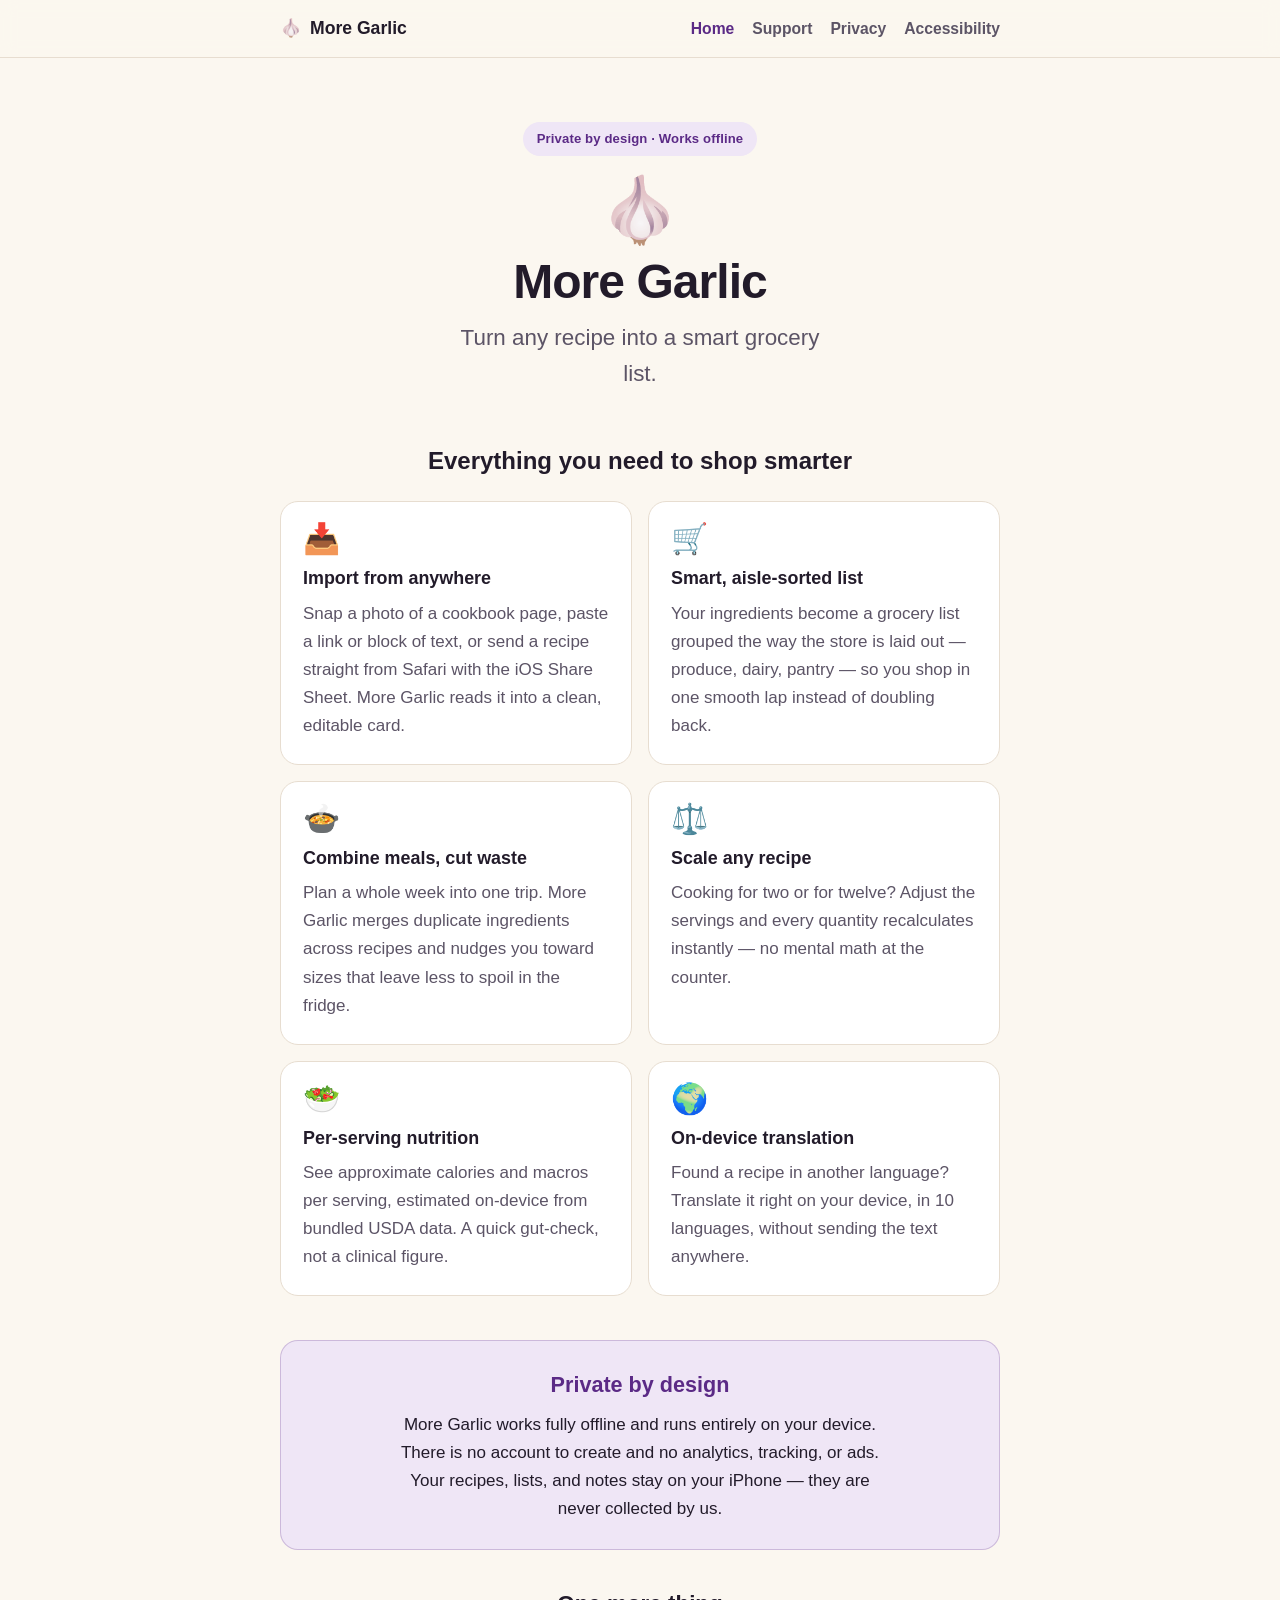
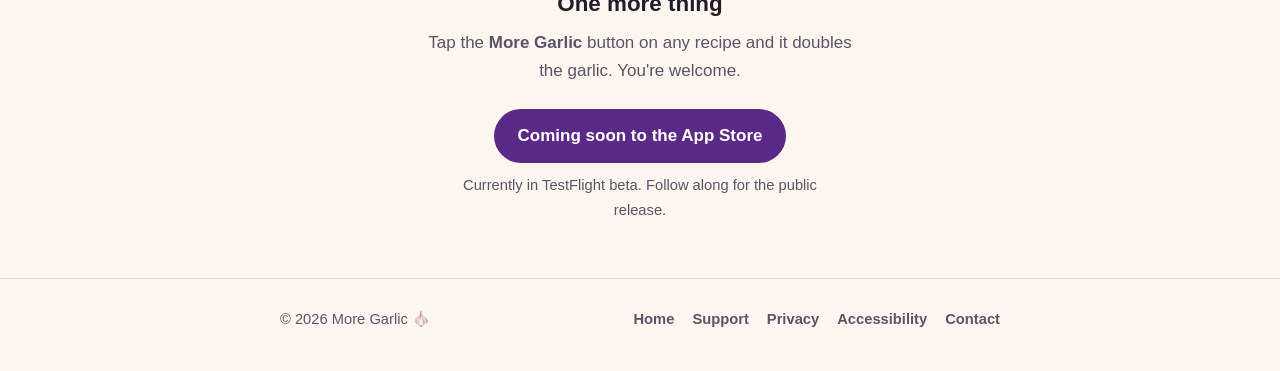
<file: index.html>
<!doctype html>
<html lang="en">
<head>
<meta charset="utf-8">
<meta name="viewport" content="width=device-width, initial-scale=1">
<title>More Garlic 🧄 — Turn any recipe into a smart grocery list</title>
<meta name="description" content="More Garlic turns any recipe — photo, link, or paste — into editable cards and a smart, aisle-sorted, waste-minimizing grocery list. Fully offline, on-device, no account.">
<link rel="stylesheet" href="style.css">
</head>
<body>
<a class="skip" href="#main">Skip to content</a>

<header class="site-header">
  <div class="wrap">
    <a class="brand" href="index.html"><span aria-hidden="true">🧄</span> More Garlic</a>
    <nav class="nav" aria-label="Primary">
      <a href="index.html" aria-current="page">Home</a>
      <a href="support.html">Support</a>
      <a href="privacy.html">Privacy</a>
      <a href="accessibility.html">Accessibility</a>
    </nav>
  </div>
</header>

<main id="main">
  <div class="wrap">

    <section class="hero">
      <span class="chip">Private by design · Works offline</span>
      <span class="garlic" aria-hidden="true">🧄</span>
      <h1>More Garlic</h1>
      <p class="tagline">Turn any recipe into a smart grocery list.</p>
    </section>

    <section aria-labelledby="what-it-does">
      <h2 id="what-it-does" class="section-title">Everything you need to shop smarter</h2>
      <div class="features">

        <article class="feature">
          <span class="ico" aria-hidden="true">📥</span>
          <h3>Import from anywhere</h3>
          <p>Snap a photo of a cookbook page, paste a link or block of text, or send a recipe straight from Safari with the iOS Share Sheet. More Garlic reads it into a clean, editable card.</p>
        </article>

        <article class="feature">
          <span class="ico" aria-hidden="true">🛒</span>
          <h3>Smart, aisle-sorted list</h3>
          <p>Your ingredients become a grocery list grouped the way the store is laid out — produce, dairy, pantry — so you shop in one smooth lap instead of doubling back.</p>
        </article>

        <article class="feature">
          <span class="ico" aria-hidden="true">🍲</span>
          <h3>Combine meals, cut waste</h3>
          <p>Plan a whole week into one trip. More Garlic merges duplicate ingredients across recipes and nudges you toward sizes that leave less to spoil in the fridge.</p>
        </article>

        <article class="feature">
          <span class="ico" aria-hidden="true">⚖️</span>
          <h3>Scale any recipe</h3>
          <p>Cooking for two or for twelve? Adjust the servings and every quantity recalculates instantly — no mental math at the counter.</p>
        </article>

        <article class="feature">
          <span class="ico" aria-hidden="true">🥗</span>
          <h3>Per-serving nutrition</h3>
          <p>See approximate calories and macros per serving, estimated on-device from bundled USDA data. A quick gut-check, not a clinical figure.</p>
        </article>

        <article class="feature">
          <span class="ico" aria-hidden="true">🌍</span>
          <h3>On-device translation</h3>
          <p>Found a recipe in another language? Translate it right on your device, in 10 languages, without sending the text anywhere.</p>
        </article>

      </div>
    </section>

    <section class="callout" aria-labelledby="private">
      <h2 id="private">Private by design</h2>
      <p>More Garlic works fully offline and runs entirely on your device. There is no account to create and no analytics, tracking, or ads. Your recipes, lists, and notes stay on your iPhone — they are never collected by us.</p>
    </section>

    <section class="closer">
      <h2>One more thing</h2>
      <p>Tap the <strong>More Garlic</strong> button on any recipe and it doubles the garlic. You're welcome.</p>
      <div class="cta-row">
        <span class="btn" aria-hidden="false">Coming soon to the App Store</span>
      </div>
      <p class="note">Currently in TestFlight beta. Follow along for the public release.</p>
    </section>

  </div>
</main>

<footer class="site-footer">
  <div class="wrap">
    <span>© 2026 More Garlic 🧄</span>
    <nav aria-label="Footer">
      <a href="index.html">Home</a>
      <a href="support.html">Support</a>
      <a href="privacy.html">Privacy</a>
      <a href="accessibility.html">Accessibility</a>
      <a href="mailto:info@psychosonicconsulting.com">Contact</a>
    </nav>
  </div>
</footer>

</body>
</html>
</file>
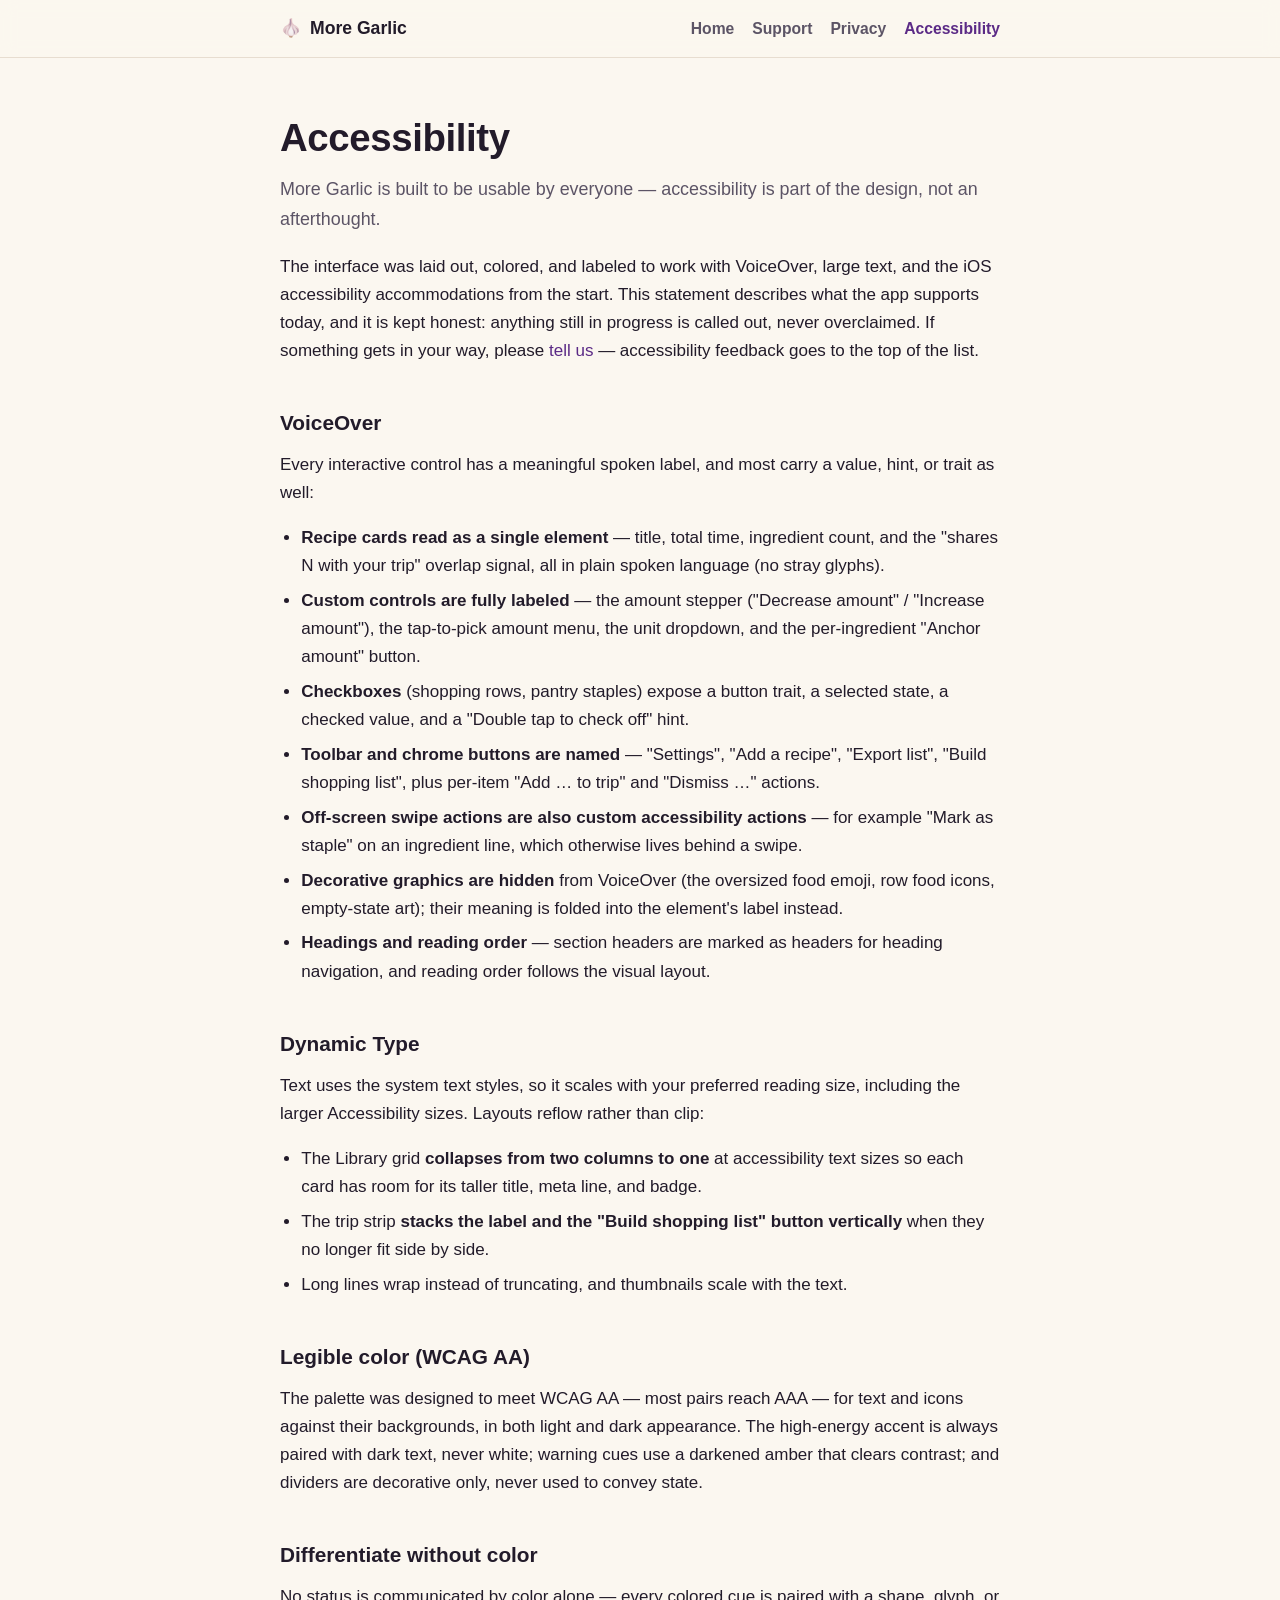
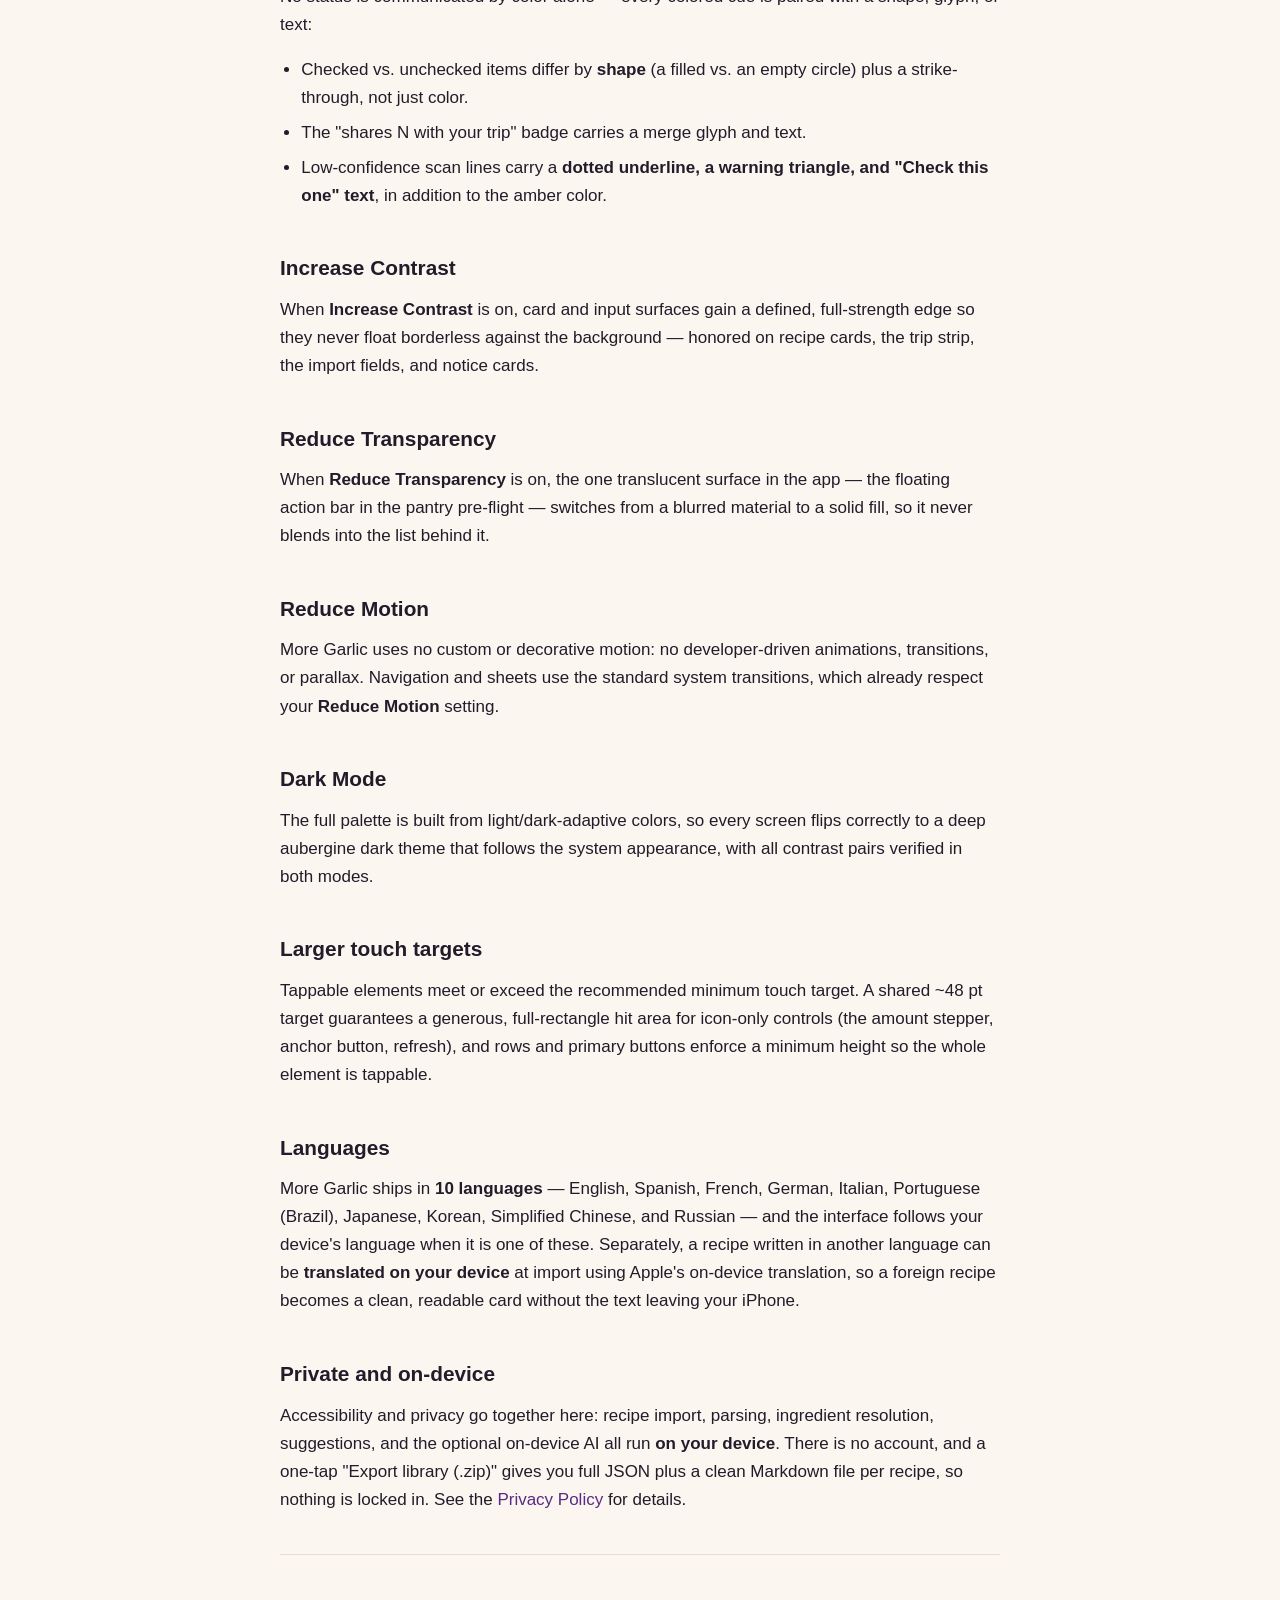
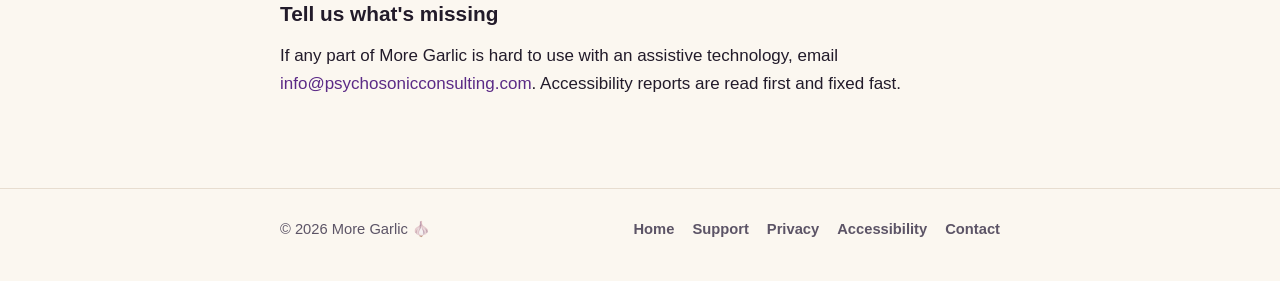
<file: accessibility.html>
<!doctype html>
<html lang="en">
<head>
<meta charset="utf-8">
<meta name="viewport" content="width=device-width, initial-scale=1">
<title>More Garlic 🧄 — Accessibility</title>
<meta name="description" content="More Garlic accessibility statement: VoiceOver, Dynamic Type, WCAG-AA color, differentiate-without-color, Increase Contrast, Reduce Transparency, Reduce Motion, Dark Mode, large touch targets, 10 languages, and fully on-device privacy.">
<link rel="stylesheet" href="style.css">
</head>
<body>
<a class="skip" href="#main">Skip to content</a>

<header class="site-header">
  <div class="wrap">
    <a class="brand" href="index.html"><span aria-hidden="true">🧄</span> More Garlic</a>
    <nav class="nav" aria-label="Primary">
      <a href="index.html">Home</a>
      <a href="support.html">Support</a>
      <a href="privacy.html">Privacy</a>
      <a href="accessibility.html" aria-current="page">Accessibility</a>
    </nav>
  </div>
</header>

<main id="main">
  <div class="wrap content">

    <div class="page-head">
      <h1>Accessibility</h1>
      <p class="lede">More Garlic is built to be usable by everyone — accessibility is part of the
      design, not an afterthought.</p>
    </div>

    <p>The interface was laid out, colored, and labeled to work with VoiceOver, large text, and the
    iOS accessibility accommodations from the start. This statement describes what the app supports
    today, and it is kept honest: anything still in progress is called out, never overclaimed. If
    something gets in your way, please <a href="#contact">tell us</a> — accessibility feedback goes to
    the top of the list.</p>

    <h2>VoiceOver</h2>
    <p>Every interactive control has a meaningful spoken label, and most carry a value, hint, or trait
    as well:</p>
    <ul>
      <li><strong>Recipe cards read as a single element</strong> — title, total time, ingredient
      count, and the "shares N with your trip" overlap signal, all in plain spoken language (no stray
      glyphs).</li>
      <li><strong>Custom controls are fully labeled</strong> — the amount stepper ("Decrease amount" /
      "Increase amount"), the tap-to-pick amount menu, the unit dropdown, and the per-ingredient
      "Anchor amount" button.</li>
      <li><strong>Checkboxes</strong> (shopping rows, pantry staples) expose a button trait, a
      selected state, a checked value, and a "Double tap to check off" hint.</li>
      <li><strong>Toolbar and chrome buttons are named</strong> — "Settings", "Add a recipe", "Export
      list", "Build shopping list", plus per-item "Add … to trip" and "Dismiss …" actions.</li>
      <li><strong>Off-screen swipe actions are also custom accessibility actions</strong> — for
      example "Mark as staple" on an ingredient line, which otherwise lives behind a swipe.</li>
      <li><strong>Decorative graphics are hidden</strong> from VoiceOver (the oversized food emoji,
      row food icons, empty-state art); their meaning is folded into the element's label instead.</li>
      <li><strong>Headings and reading order</strong> — section headers are marked as headers for
      heading navigation, and reading order follows the visual layout.</li>
    </ul>

    <h2>Dynamic Type</h2>
    <p>Text uses the system text styles, so it scales with your preferred reading size, including the
    larger Accessibility sizes. Layouts reflow rather than clip:</p>
    <ul>
      <li>The Library grid <strong>collapses from two columns to one</strong> at accessibility text
      sizes so each card has room for its taller title, meta line, and badge.</li>
      <li>The trip strip <strong>stacks the label and the "Build shopping list" button vertically</strong>
      when they no longer fit side by side.</li>
      <li>Long lines wrap instead of truncating, and thumbnails scale with the text.</li>
    </ul>

    <h2>Legible color (WCAG AA)</h2>
    <p>The palette was designed to meet WCAG AA — most pairs reach AAA — for text and icons against
    their backgrounds, in both light and dark appearance. The high-energy accent is always paired with
    dark text, never white; warning cues use a darkened amber that clears contrast; and dividers are
    decorative only, never used to convey state.</p>

    <h2>Differentiate without color</h2>
    <p>No status is communicated by color alone — every colored cue is paired with a shape, glyph, or
    text:</p>
    <ul>
      <li>Checked vs. unchecked items differ by <strong>shape</strong> (a filled vs. an empty circle)
      plus a strike-through, not just color.</li>
      <li>The "shares N with your trip" badge carries a merge glyph and text.</li>
      <li>Low-confidence scan lines carry a <strong>dotted underline, a warning triangle, and
      "Check this one" text</strong>, in addition to the amber color.</li>
    </ul>

    <h2>Increase Contrast</h2>
    <p>When <strong>Increase Contrast</strong> is on, card and input surfaces gain a defined,
    full-strength edge so they never float borderless against the background — honored on recipe
    cards, the trip strip, the import fields, and notice cards.</p>

    <h2>Reduce Transparency</h2>
    <p>When <strong>Reduce Transparency</strong> is on, the one translucent surface in the app — the
    floating action bar in the pantry pre-flight — switches from a blurred material to a solid fill, so
    it never blends into the list behind it.</p>

    <h2>Reduce Motion</h2>
    <p>More Garlic uses no custom or decorative motion: no developer-driven animations, transitions, or
    parallax. Navigation and sheets use the standard system transitions, which already respect your
    <strong>Reduce Motion</strong> setting.</p>

    <h2>Dark Mode</h2>
    <p>The full palette is built from light/dark-adaptive colors, so every screen flips correctly to a
    deep aubergine dark theme that follows the system appearance, with all contrast pairs verified in
    both modes.</p>

    <h2>Larger touch targets</h2>
    <p>Tappable elements meet or exceed the recommended minimum touch target. A shared ~48&nbsp;pt
    target guarantees a generous, full-rectangle hit area for icon-only controls (the amount stepper,
    anchor button, refresh), and rows and primary buttons enforce a minimum height so the whole element
    is tappable.</p>

    <h2>Languages</h2>
    <p>More Garlic ships in <strong>10 languages</strong> — English, Spanish, French, German, Italian,
    Portuguese (Brazil), Japanese, Korean, Simplified Chinese, and Russian — and the interface follows
    your device's language when it is one of these. Separately, a recipe written in another language
    can be <strong>translated on your device</strong> at import using Apple's on-device translation, so
    a foreign recipe becomes a clean, readable card without the text leaving your iPhone.</p>

    <h2>Private and on-device</h2>
    <p>Accessibility and privacy go together here: recipe import, parsing, ingredient resolution,
    suggestions, and the optional on-device AI all run <strong>on your device</strong>. There is no
    account, and a one-tap "Export library (.zip)" gives you full JSON plus a clean Markdown file per
    recipe, so nothing is locked in. See the <a href="privacy.html">Privacy Policy</a> for details.</p>

    <hr>

    <h2 id="contact">Tell us what's missing</h2>
    <p>If any part of More Garlic is hard to use with an assistive technology, email
    <a href="mailto:info@psychosonicconsulting.com">info@psychosonicconsulting.com</a>. Accessibility
    reports are read first and fixed fast.</p>

  </div>
</main>

<footer class="site-footer">
  <div class="wrap">
    <span>© 2026 More Garlic 🧄</span>
    <nav aria-label="Footer">
      <a href="index.html">Home</a>
      <a href="support.html">Support</a>
      <a href="privacy.html">Privacy</a>
      <a href="accessibility.html">Accessibility</a>
      <a href="mailto:info@psychosonicconsulting.com">Contact</a>
    </nav>
  </div>
</footer>

</body>
</html>
</file>
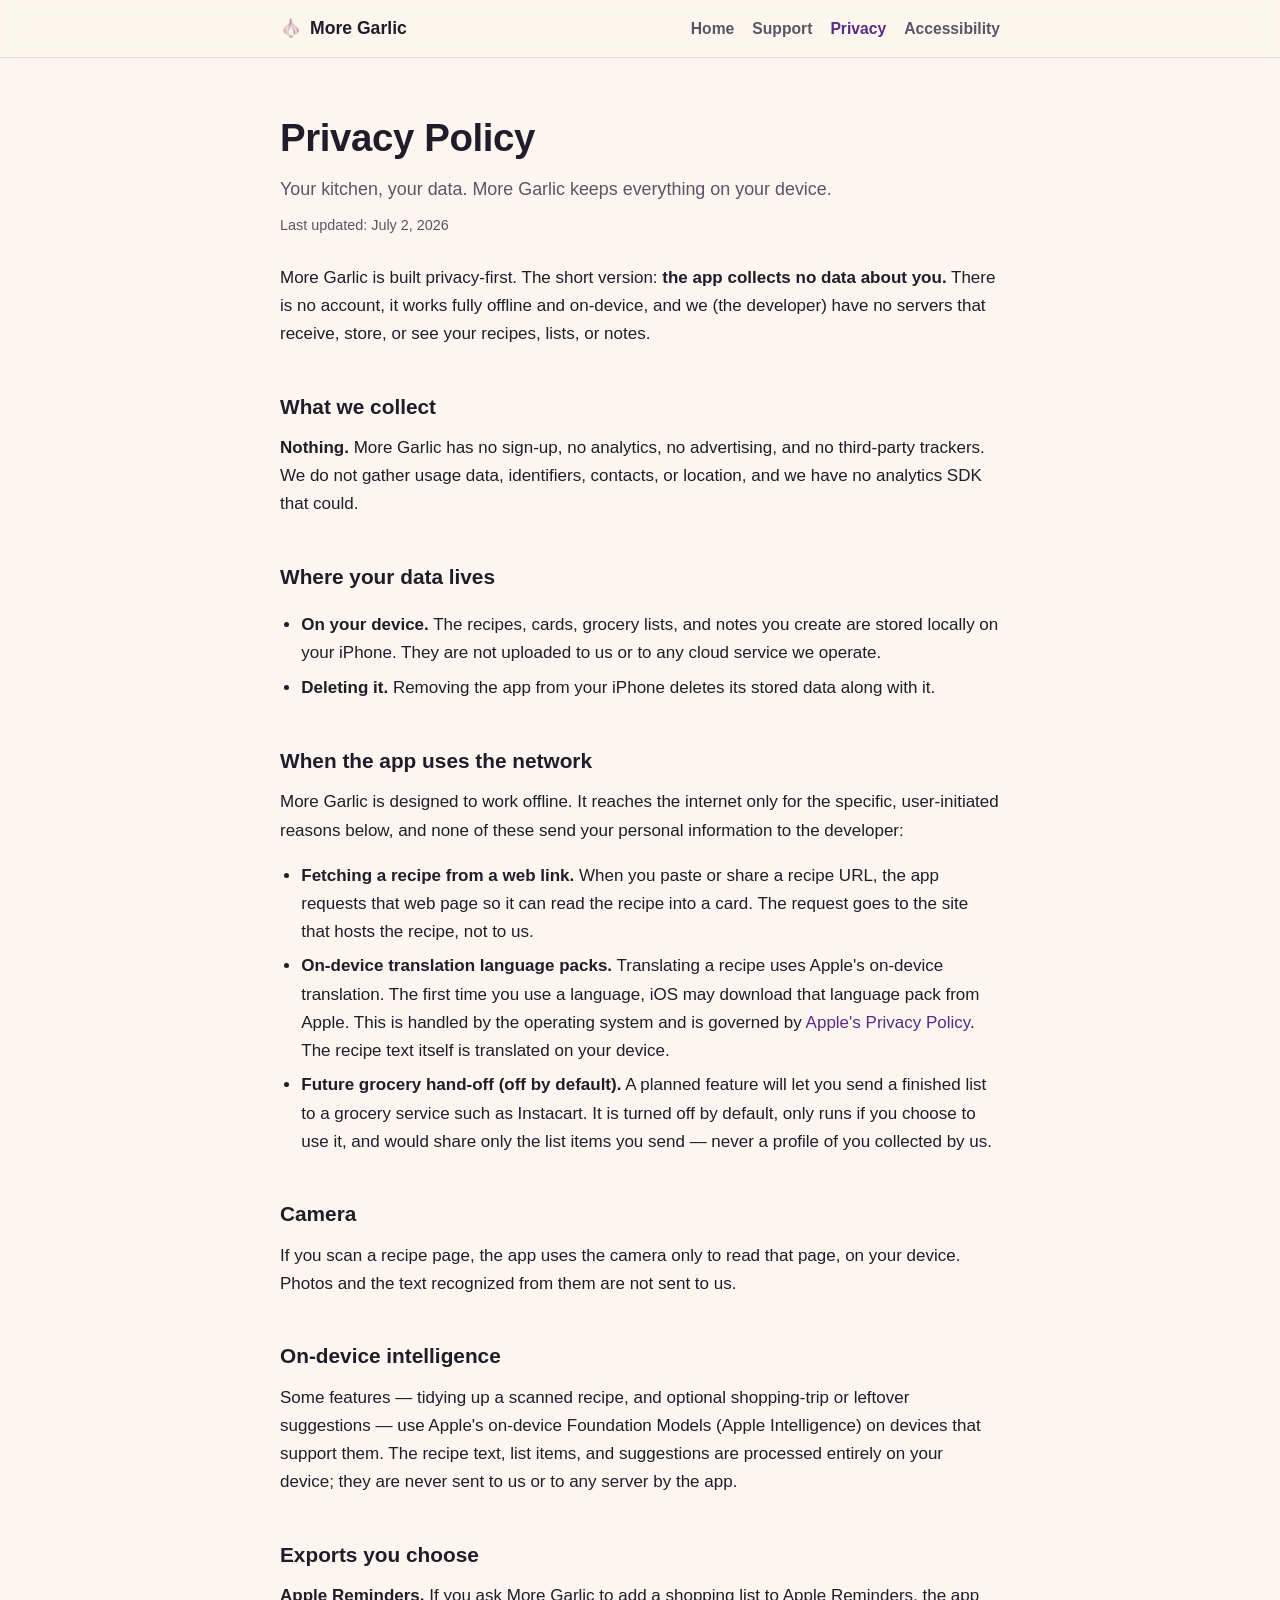
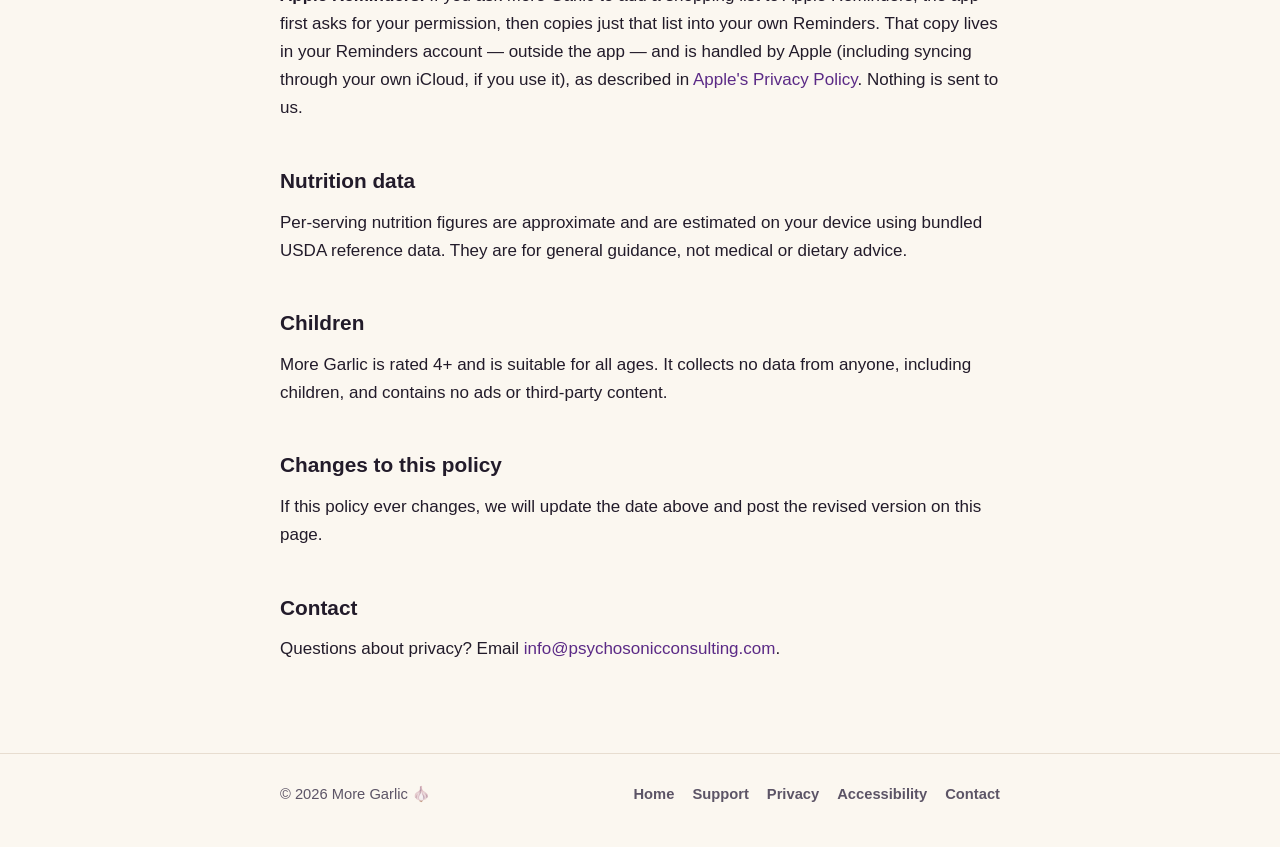
<file: privacy.html>
<!doctype html>
<html lang="en">
<head>
<meta charset="utf-8">
<meta name="viewport" content="width=device-width, initial-scale=1">
<title>More Garlic 🧄 — Privacy Policy</title>
<meta name="description" content="More Garlic Privacy Policy. No account, no analytics, no tracking, no ads, no data collected. Your recipes and lists stay on your device.">
<link rel="stylesheet" href="style.css">
</head>
<body>
<a class="skip" href="#main">Skip to content</a>

<header class="site-header">
  <div class="wrap">
    <a class="brand" href="index.html"><span aria-hidden="true">🧄</span> More Garlic</a>
    <nav class="nav" aria-label="Primary">
      <a href="index.html">Home</a>
      <a href="support.html">Support</a>
      <a href="privacy.html" aria-current="page">Privacy</a>
      <a href="accessibility.html">Accessibility</a>
    </nav>
  </div>
</header>

<main id="main">
  <div class="wrap content">

    <div class="page-head">
      <h1>Privacy Policy</h1>
      <p class="lede">Your kitchen, your data. More Garlic keeps everything on your device.</p>
      <p class="updated">Last updated: July 2, 2026</p>
    </div>

    <p>More Garlic is built privacy-first. The short version: <strong>the app collects no data
    about you.</strong> There is no account, it works fully offline and on-device, and we (the
    developer) have no servers that receive, store, or see your recipes, lists, or notes.</p>

    <h2>What we collect</h2>
    <p><strong>Nothing.</strong> More Garlic has no sign-up, no analytics, no advertising, and no
    third-party trackers. We do not gather usage data, identifiers, contacts, or location, and we
    have no analytics SDK that could.</p>

    <h2>Where your data lives</h2>
    <ul>
      <li><strong>On your device.</strong> The recipes, cards, grocery lists, and notes you create
      are stored locally on your iPhone. They are not uploaded to us or to any cloud service we
      operate.</li>
      <li><strong>Deleting it.</strong> Removing the app from your iPhone deletes its stored data
      along with it.</li>
    </ul>

    <h2>When the app uses the network</h2>
    <p>More Garlic is designed to work offline. It reaches the internet only for the specific,
    user-initiated reasons below, and none of these send your personal information to the
    developer:</p>
    <ul>
      <li><strong>Fetching a recipe from a web link.</strong> When you paste or share a recipe URL,
      the app requests that web page so it can read the recipe into a card. The request goes to the
      site that hosts the recipe, not to us.</li>
      <li><strong>On-device translation language packs.</strong> Translating a recipe uses Apple's
      on-device translation. The first time you use a language, iOS may download that language pack
      from Apple. This is handled by the operating system and is governed by
      <a href="https://www.apple.com/legal/privacy/">Apple's Privacy Policy</a>. The recipe text
      itself is translated on your device.</li>
      <li><strong>Future grocery hand-off (off by default).</strong> A planned feature will let you
      send a finished list to a grocery service such as Instacart. It is turned off by default, only
      runs if you choose to use it, and would share only the list items you send — never a profile of
      you collected by us.</li>
    </ul>

    <h2>Camera</h2>
    <p>If you scan a recipe page, the app uses the camera only to read that page, on your device.
    Photos and the text recognized from them are not sent to us.</p>

    <h2>On-device intelligence</h2>
    <p>Some features — tidying up a scanned recipe, and optional shopping-trip or leftover
    suggestions — use Apple's on-device Foundation Models (Apple Intelligence) on devices that
    support them. The recipe text, list items, and suggestions are processed entirely on your
    device; they are never sent to us or to any server by the app.</p>

    <h2>Exports you choose</h2>
    <p><strong>Apple Reminders.</strong> If you ask More Garlic to add a shopping list to Apple
    Reminders, the app first asks for your permission, then copies just that list into your own
    Reminders. That copy lives in your Reminders account — outside the app — and is handled by
    Apple (including syncing through your own iCloud, if you use it), as described in
    <a href="https://www.apple.com/legal/privacy/">Apple's Privacy Policy</a>. Nothing is sent
    to us.</p>

    <h2>Nutrition data</h2>
    <p>Per-serving nutrition figures are approximate and are estimated on your device using bundled
    USDA reference data. They are for general guidance, not medical or dietary advice.</p>

    <h2>Children</h2>
    <p>More Garlic is rated 4+ and is suitable for all ages. It collects no data from anyone,
    including children, and contains no ads or third-party content.</p>

    <h2>Changes to this policy</h2>
    <p>If this policy ever changes, we will update the date above and post the revised version on
    this page.</p>

    <h2>Contact</h2>
    <p>Questions about privacy? Email
    <a href="mailto:info@psychosonicconsulting.com">info@psychosonicconsulting.com</a>.</p>

  </div>
</main>

<footer class="site-footer">
  <div class="wrap">
    <span>© 2026 More Garlic 🧄</span>
    <nav aria-label="Footer">
      <a href="index.html">Home</a>
      <a href="support.html">Support</a>
      <a href="privacy.html">Privacy</a>
      <a href="accessibility.html">Accessibility</a>
      <a href="mailto:info@psychosonicconsulting.com">Contact</a>
    </nav>
  </div>
</footer>

</body>
</html>
</file>
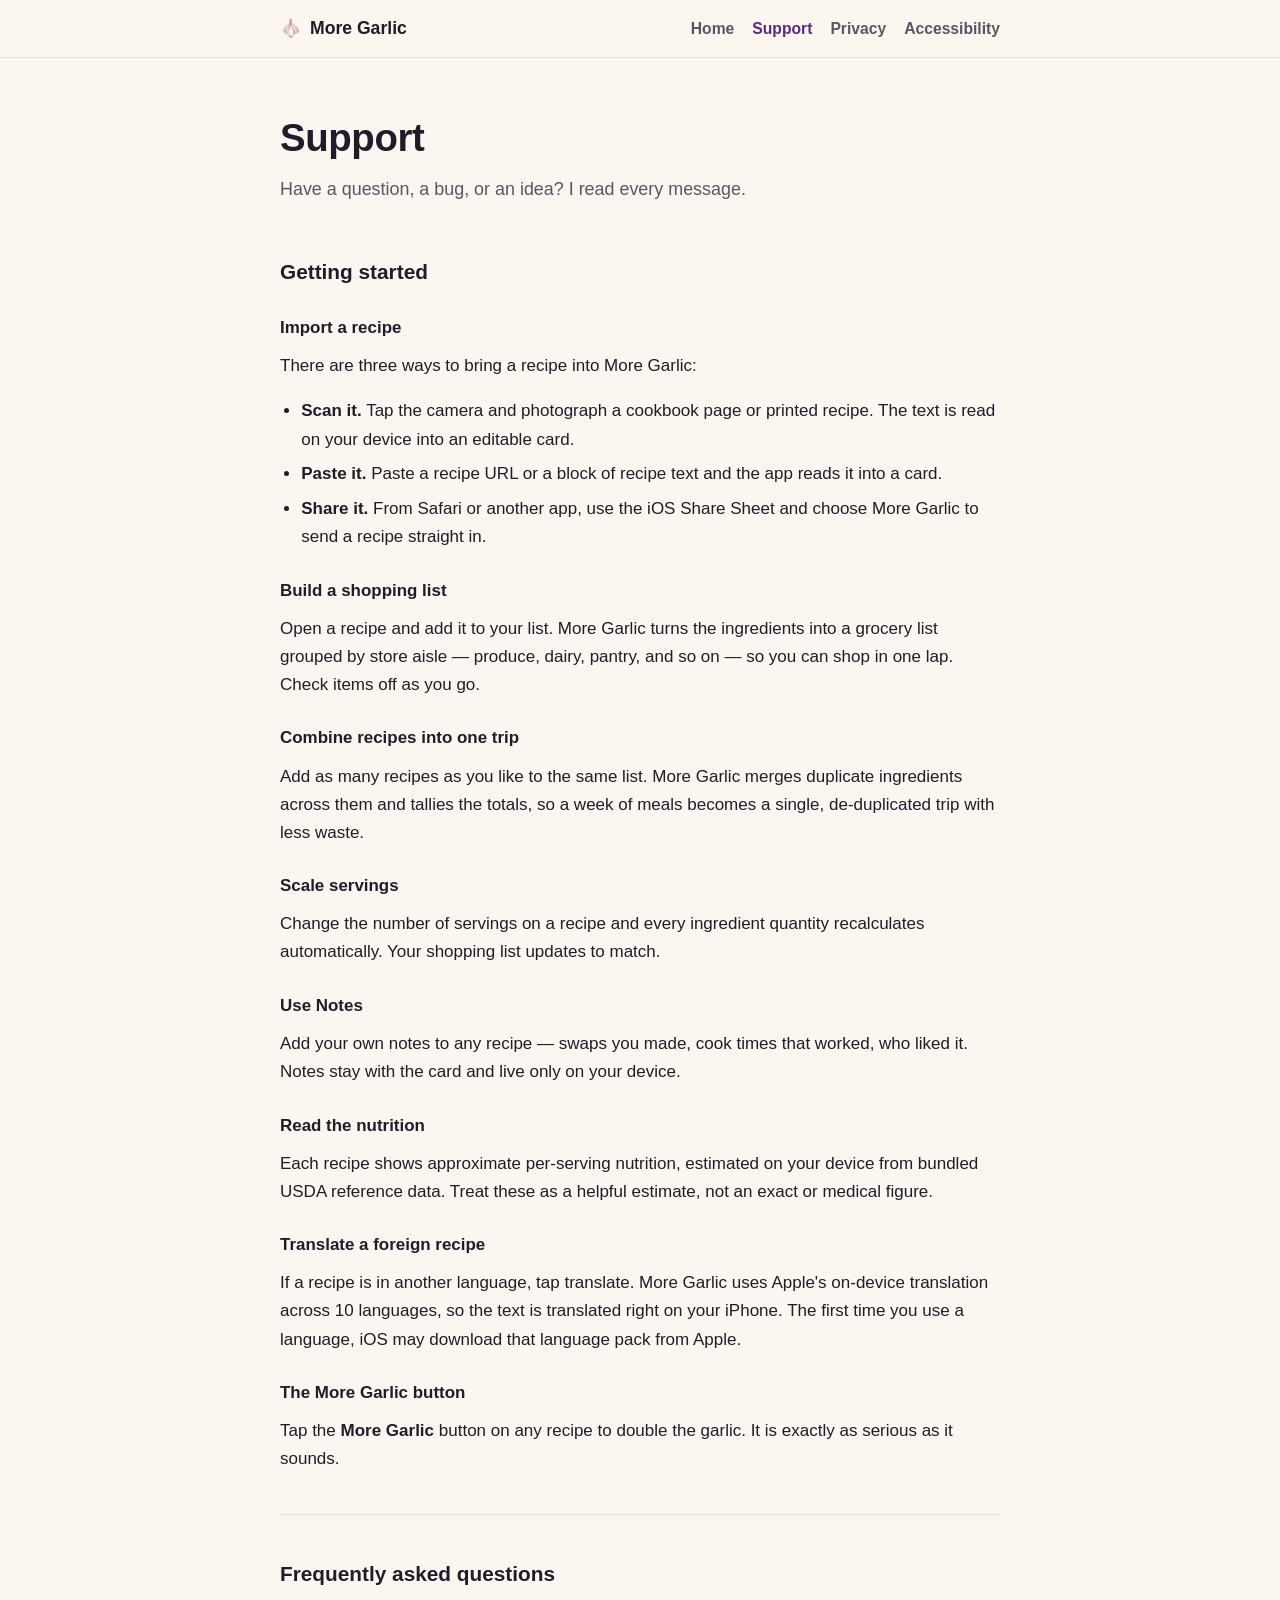
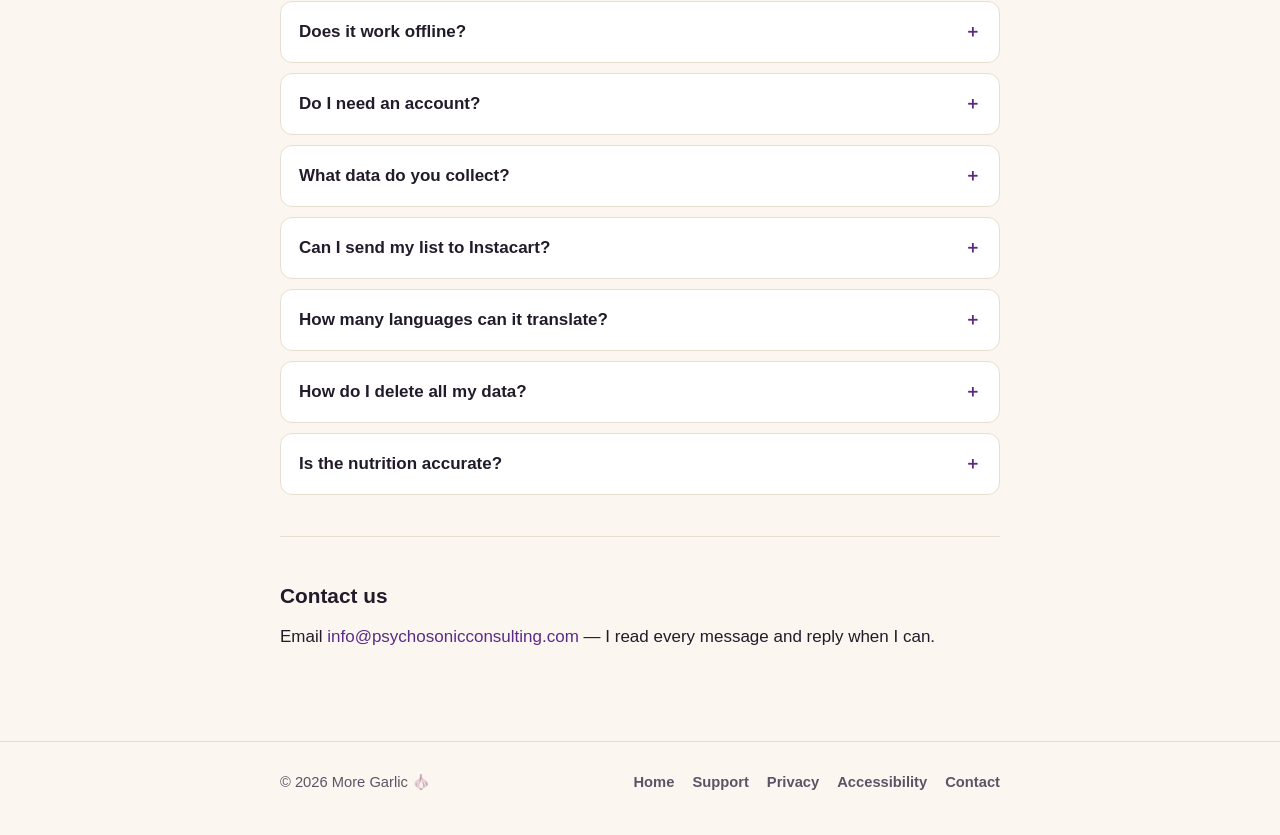
<file: support.html>
<!doctype html>
<html lang="en">
<head>
<meta charset="utf-8">
<meta name="viewport" content="width=device-width, initial-scale=1">
<title>More Garlic 🧄 — Support</title>
<meta name="description" content="Help and FAQ for More Garlic: import recipes, build a shopping list, combine recipes, scale servings, nutrition, on-device translation, and the More Garlic button.">
<link rel="stylesheet" href="style.css">
</head>
<body>
<a class="skip" href="#main">Skip to content</a>

<header class="site-header">
  <div class="wrap">
    <a class="brand" href="index.html"><span aria-hidden="true">🧄</span> More Garlic</a>
    <nav class="nav" aria-label="Primary">
      <a href="index.html">Home</a>
      <a href="support.html" aria-current="page">Support</a>
      <a href="privacy.html">Privacy</a>
      <a href="accessibility.html">Accessibility</a>
    </nav>
  </div>
</header>

<main id="main">
  <div class="wrap content">

    <div class="page-head">
      <h1>Support</h1>
      <p class="lede">Have a question, a bug, or an idea? I read every message.</p>
    </div>

    <h2>Getting started</h2>

    <h3>Import a recipe</h3>
    <p>There are three ways to bring a recipe into More Garlic:</p>
    <ul>
      <li><strong>Scan it.</strong> Tap the camera and photograph a cookbook page or printed recipe.
      The text is read on your device into an editable card.</li>
      <li><strong>Paste it.</strong> Paste a recipe URL or a block of recipe text and the app reads
      it into a card.</li>
      <li><strong>Share it.</strong> From Safari or another app, use the iOS Share Sheet and choose
      More Garlic to send a recipe straight in.</li>
    </ul>

    <h3>Build a shopping list</h3>
    <p>Open a recipe and add it to your list. More Garlic turns the ingredients into a grocery list
    grouped by store aisle — produce, dairy, pantry, and so on — so you can shop in one lap. Check
    items off as you go.</p>

    <h3>Combine recipes into one trip</h3>
    <p>Add as many recipes as you like to the same list. More Garlic merges duplicate ingredients
    across them and tallies the totals, so a week of meals becomes a single, de-duplicated trip with
    less waste.</p>

    <h3>Scale servings</h3>
    <p>Change the number of servings on a recipe and every ingredient quantity recalculates
    automatically. Your shopping list updates to match.</p>

    <h3>Use Notes</h3>
    <p>Add your own notes to any recipe — swaps you made, cook times that worked, who liked it. Notes
    stay with the card and live only on your device.</p>

    <h3>Read the nutrition</h3>
    <p>Each recipe shows approximate per-serving nutrition, estimated on your device from bundled
    USDA reference data. Treat these as a helpful estimate, not an exact or medical figure.</p>

    <h3>Translate a foreign recipe</h3>
    <p>If a recipe is in another language, tap translate. More Garlic uses Apple's on-device
    translation across 10 languages, so the text is translated right on your iPhone. The first time
    you use a language, iOS may download that language pack from Apple.</p>

    <h3>The More Garlic button</h3>
    <p>Tap the <strong>More Garlic</strong> button on any recipe to double the garlic. It is exactly
    as serious as it sounds.</p>

    <hr>

    <h2 id="faq">Frequently asked questions</h2>
    <div class="faq">

      <details>
        <summary>Does it work offline?</summary>
        <p>Yes. More Garlic is designed to work fully offline and on-device. The only times it
        touches the internet are when you paste or share a web link (to fetch that recipe), for the
        system's on-device-translation language-pack download, and for the planned, off-by-default
        grocery hand-off.</p>
      </details>

      <details>
        <summary>Do I need an account?</summary>
        <p>No. There is no sign-up and no login. You can use everything right away.</p>
      </details>

      <details>
        <summary>What data do you collect?</summary>
        <p>None. No analytics, no tracking, no ads, and no data about you is collected. Your recipes,
        lists, and notes stay on your device. See the
        <a href="privacy.html">Privacy Policy</a> for details.</p>
      </details>

      <details>
        <summary>Can I send my list to Instacart?</summary>
        <p>A grocery hand-off to a service such as Instacart is planned. It is off by default and only
        runs if you choose to use it.</p>
      </details>

      <details>
        <summary>How many languages can it translate?</summary>
        <p>10 languages, using Apple's on-device translation. The recipe text is translated on your
        iPhone.</p>
      </details>

      <details>
        <summary>How do I delete all my data?</summary>
        <p>Delete the app from your iPhone. Because everything is stored on the device, removing the
        app removes its data.</p>
      </details>

      <details>
        <summary>Is the nutrition accurate?</summary>
        <p>It is a good approximation estimated on-device from bundled USDA data. Use it as a guide,
        not a precise or medical figure.</p>
      </details>

    </div>

    <hr>

    <h2>Contact us</h2>
    <p>Email <a href="mailto:info@psychosonicconsulting.com">info@psychosonicconsulting.com</a> — I read every
    message and reply when I can.</p>

  </div>
</main>

<footer class="site-footer">
  <div class="wrap">
    <span>© 2026 More Garlic 🧄</span>
    <nav aria-label="Footer">
      <a href="index.html">Home</a>
      <a href="support.html">Support</a>
      <a href="privacy.html">Privacy</a>
      <a href="accessibility.html">Accessibility</a>
      <a href="mailto:info@psychosonicconsulting.com">Contact</a>
    </nav>
  </div>
</footer>

</body>
</html>
</file>
<file: style.css>
/* More Garlic — shared stylesheet
   Brand: "Playful Pantry" — aubergine/purple accent, garlic, warm off-white.
   Mobile-first, accessible (WCAG AA), light + dark aware, no heavy assets. */

:root {
  color-scheme: light dark;

  /* Aubergine / purple brand ramp. Primary chosen for AA contrast on off-white. */
  --plum:        #5b2a86;   /* primary accent — ~7.4:1 on --bg, passes AA/AAA for text */
  --plum-deep:   #3f1d63;   /* hover / strong */
  --plum-tint:   #efe6f6;   /* chip / callout backgrounds */

  --bg:          #fbf7f0;   /* warm off-white */
  --surface:     #ffffff;
  --ink:         #221b2a;   /* near-black with a plum cast — ~14:1 on --bg */
  --ink-soft:    #5c5466;   /* muted body — ~5.6:1 on --bg, passes AA */
  --line:        #e7ddd0;   /* warm hairline */

  --radius:      18px;
  --radius-sm:   12px;
  --maxw:        760px;
}

@media (prefers-color-scheme: dark) {
  :root {
    --plum:      #d3b6f0;   /* light lilac for text/links on dark — high contrast */
    --plum-deep: #e8d6fb;
    --plum-tint: #2a1f38;

    --bg:        #161019;
    --surface:   #1f1726;
    --ink:       #f1ebf6;
    --ink-soft:  #b6acc2;
    --line:      #312640;
  }
}

* { box-sizing: border-box; }

html { -webkit-text-size-adjust: 100%; text-size-adjust: 100%; }

body {
  margin: 0;
  background: var(--bg);
  color: var(--ink);
  font: 17px/1.65 ui-rounded, "SF Pro Rounded", -apple-system, BlinkMacSystemFont,
        "Segoe UI", Roboto, "Helvetica Neue", Arial, sans-serif;
  -webkit-font-smoothing: antialiased;
}

.wrap {
  max-width: var(--maxw);
  margin: 0 auto;
  padding: 0 20px;
}

a {
  color: var(--plum);
  text-decoration: none;
}
a:hover { text-decoration: underline; }

/* Visible, generous focus ring for keyboard users */
a:focus-visible,
button:focus-visible {
  outline: 3px solid var(--plum);
  outline-offset: 3px;
  border-radius: 6px;
}

/* Skip link for screen-reader / keyboard users */
.skip {
  position: absolute;
  left: -9999px;
  top: 0;
  background: var(--plum);
  color: #fff;
  padding: 10px 16px;
  border-radius: 0 0 10px 0;
  z-index: 10;
}
.skip:focus {
  left: 0;
}

/* ---------- Header / nav ---------- */
.site-header {
  border-bottom: 1px solid var(--line);
  background: color-mix(in srgb, var(--bg) 88%, transparent);
  position: sticky;
  top: 0;
  -webkit-backdrop-filter: saturate(160%) blur(8px);
  backdrop-filter: saturate(160%) blur(8px);
  z-index: 5;
}
.site-header .wrap {
  display: flex;
  align-items: center;
  justify-content: space-between;
  gap: 16px;
  flex-wrap: wrap;
  padding-top: 14px;
  padding-bottom: 14px;
}
.brand {
  font-weight: 700;
  font-size: 1.1rem;
  color: var(--ink);
  display: inline-flex;
  align-items: center;
  gap: 8px;
}
.brand:hover { text-decoration: none; }
.nav {
  display: flex;
  gap: 18px;
  font-size: 0.98rem;
}
.nav a { color: var(--ink-soft); font-weight: 600; }
.nav a:hover,
.nav a[aria-current="page"] { color: var(--plum); }

/* ---------- Hero ---------- */
.hero {
  text-align: center;
  padding: 64px 0 40px;
}
.hero .garlic {
  font-size: 64px;
  line-height: 1;
  display: block;
  margin-bottom: 14px;
}
.hero h1 {
  font-size: clamp(2.1rem, 7vw, 3rem);
  line-height: 1.08;
  margin: 0 0 12px;
  letter-spacing: -0.02em;
}
.hero .tagline {
  font-size: clamp(1.15rem, 4vw, 1.4rem);
  color: var(--ink-soft);
  margin: 0 auto;
  max-width: 30ch;
}
.chip {
  display: inline-block;
  background: var(--plum-tint);
  color: var(--plum);
  font-weight: 700;
  font-size: 0.82rem;
  letter-spacing: 0.01em;
  padding: 6px 14px;
  border-radius: 999px;
  margin-bottom: 22px;
}

/* ---------- Generic page heads ---------- */
.page-head { padding: 48px 0 8px; }
.page-head h1 { font-size: clamp(1.9rem, 6vw, 2.4rem); margin: 0 0 6px; letter-spacing: -0.01em; }
.page-head .lede { color: var(--ink-soft); font-size: 1.12rem; margin: 0; }
.updated { color: var(--ink-soft); font-size: 0.9rem; margin: 8px 0 0; }

/* Section heading above the feature grid */
.section-title {
  text-align: center;
  font-size: 1.5rem;
  margin: 8px 0 4px;
}

/* "One more thing" closing block */
.closer { text-align: center; margin: 8px 0 4px; }
.closer h2 { font-size: 1.4rem; margin: 0 0 6px; }
.closer p { color: var(--ink-soft); max-width: 46ch; margin: 0 auto 18px; }

/* ---------- Feature grid ---------- */
.features {
  display: grid;
  grid-template-columns: 1fr;
  gap: 16px;
  padding: 16px 0 8px;
}
@media (min-width: 620px) {
  .features { grid-template-columns: 1fr 1fr; }
}
.feature {
  background: var(--surface);
  border: 1px solid var(--line);
  border-radius: var(--radius);
  padding: 22px 22px 24px;
}
.feature .ico { font-size: 30px; line-height: 1; display: block; margin-bottom: 10px; }
.feature h3 { margin: 0 0 6px; font-size: 1.12rem; }
.feature p { margin: 0; color: var(--ink-soft); }

/* ---------- Callout (private by design) ---------- */
.callout {
  background: var(--plum-tint);
  border: 1px solid color-mix(in srgb, var(--plum) 24%, transparent);
  border-radius: var(--radius);
  padding: 26px 24px;
  margin: 36px 0;
  text-align: center;
}
.callout h2 { margin: 0 0 8px; color: var(--plum); font-size: 1.35rem; }
.callout p { margin: 0 auto; max-width: 52ch; color: var(--ink); }

/* ---------- Long-form content (privacy / support) ---------- */
.content { padding-bottom: 24px; }
.content h2 { font-size: 1.3rem; margin: 2em 0 0.4em; }
.content h3 { font-size: 1.06rem; margin: 1.5em 0 0.25em; }
.content p { margin: 0.6em 0; }
.content ul { padding-left: 1.25em; }
.content li { margin: 0.4em 0; }
.content strong { color: var(--ink); }
code {
  background: color-mix(in srgb, var(--ink) 10%, transparent);
  padding: 1px 6px;
  border-radius: 6px;
  font-size: 0.92em;
}
hr {
  border: none;
  border-top: 1px solid var(--line);
  margin: 2.4em 0;
}

/* FAQ via native disclosure */
.faq details {
  border: 1px solid var(--line);
  border-radius: var(--radius-sm);
  background: var(--surface);
  padding: 4px 18px;
  margin: 10px 0;
}
.faq summary {
  cursor: pointer;
  font-weight: 700;
  padding: 12px 0;
  list-style: none;
}
.faq summary::-webkit-details-marker { display: none; }
.faq summary::after {
  content: "＋";
  float: right;
  color: var(--plum);
  font-weight: 700;
}
.faq details[open] summary::after { content: "－"; }
.faq details p { margin: 0 0 14px; color: var(--ink-soft); }

/* ---------- CTA buttons ---------- */
.cta-row { text-align: center; margin: 8px 0 4px; }
.btn {
  display: inline-block;
  background: var(--plum);
  color: #fff;
  font-weight: 700;
  padding: 13px 24px;
  border-radius: 999px;
  margin: 6px;
}
.btn:hover { background: var(--plum-deep); text-decoration: none; }
.btn.ghost {
  background: transparent;
  color: var(--plum);
  border: 2px solid var(--plum);
  padding: 11px 22px;
}
.note { color: var(--ink-soft); font-size: 0.92rem; margin-top: 10px; }

/* ---------- Footer ---------- */
.site-footer {
  border-top: 1px solid var(--line);
  margin-top: 56px;
  padding: 28px 0 40px;
  color: var(--ink-soft);
  font-size: 0.92rem;
}
.site-footer .wrap {
  display: flex;
  flex-wrap: wrap;
  gap: 8px 22px;
  align-items: center;
  justify-content: space-between;
}
.site-footer nav { display: flex; gap: 18px; flex-wrap: wrap; }
.site-footer a { color: var(--ink-soft); font-weight: 600; }
.site-footer a:hover { color: var(--plum); }

@media (prefers-reduced-motion: reduce) {
  * { scroll-behavior: auto !important; }
}
</file>
